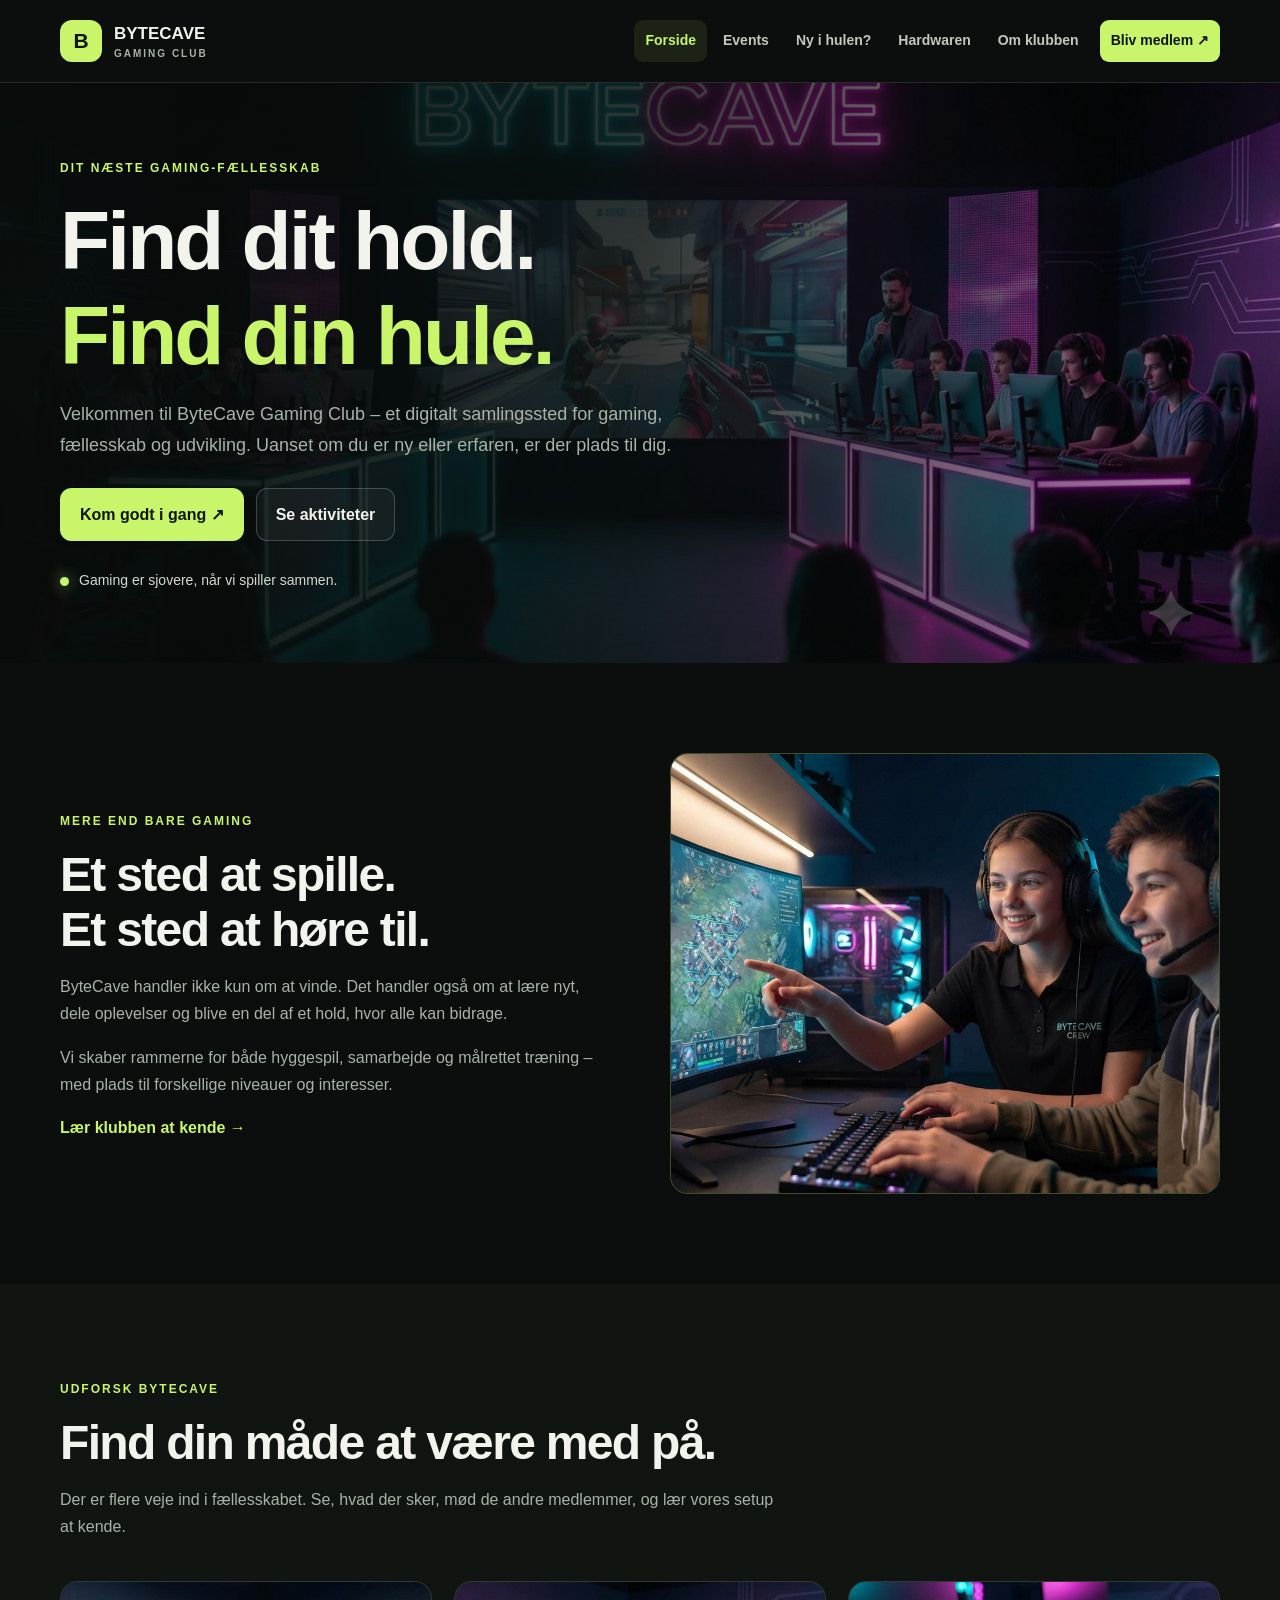
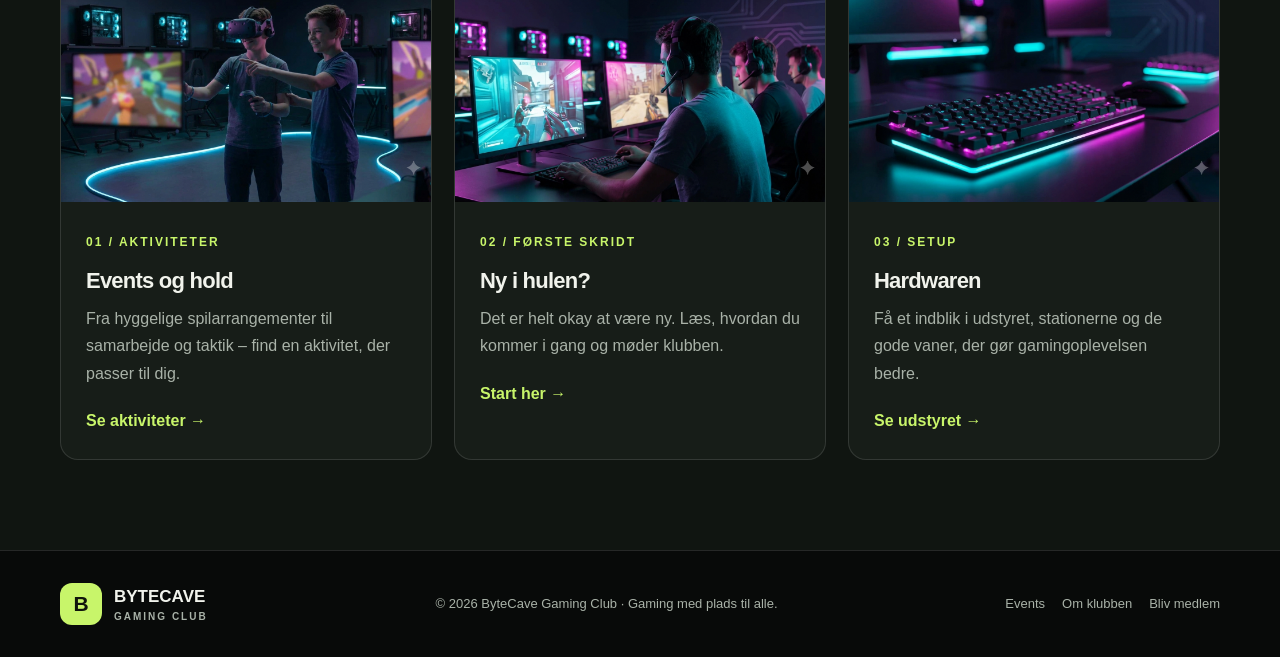
<file: index.html>
<!DOCTYPE html>
<html lang="da">
<head>
  <meta charset="UTF-8">
  <meta name="viewport" content="width=device-width, initial-scale=1">
  <meta name="description" content="ByteCave Gaming Club – gaming, fællesskab og udvikling.">
  <title>ByteCave Gaming Club</title>
  <link rel="stylesheet" href="minstil.css">
</head>
<body>

  <header class="header">
    <div class="container nav-wrap">
      <a class="logo" href="index.html">
        <span class="logo-mark">B</span>
        <span>BYTECAVE<small>Gaming Club</small></span>
      </a>

      <nav class="navigation" aria-label="Hovednavigation">
        <a href="index.html" aria-current="page">Forside</a>
        <a href="events.html">Events</a>
        <a href="ny-i-hulen.html">Ny i hulen?</a>
        <a href="hardwaren.html">Hardwaren</a>
        <a href="om-klubben.html">Om klubben</a>
        <a class="nav-cta" href="ny-i-hulen.html">Bliv medlem ↗</a>
      </nav>
    </div>
  </header>

  <main>
    <section class="hero home-hero">
      <div class="hero-content">
        <span class="eyebrow">Dit næste gaming-fællesskab</span>
        <h1>Find dit hold.<br><span class="accent">Find din hule.</span></h1>

        <p>
          Velkommen til ByteCave Gaming Club – et digitalt samlingssted for gaming, fællesskab og udvikling. Uanset om du er ny eller erfaren, er der plads til dig.
        </p>

        <div class="button-row">
          <a class="button" href="ny-i-hulen.html">Kom godt i gang ↗</a>
          <a class="button button-secondary" href="events.html">Se aktiviteter</a>
        </div>

        <div class="hero-note">
          <span class="status-dot"></span>
          Gaming er sjovere, når vi spiller sammen.
        </div>
      </div>
    </section>

    <section class="section">
      <div class="container two-columns">
        <div class="text-content">
          <span class="eyebrow">Mere end bare gaming</span>
          <h2>Et sted at spille.<br>Et sted at høre til.</h2>

          <p>
            ByteCave handler ikke kun om at vinde. Det handler også om at lære nyt, dele oplevelser og blive en del af et hold, hvor alle kan bidrage.
          </p>

          <p>
            Vi skaber rammerne for både hyggespil, samarbejde og målrettet træning – med plads til forskellige niveauer og interesser.
          </p>

          <a class="text-link" href="om-klubben.html">Lær klubben at kende →</a>
        </div>

        <div class="image-panel">
          <img src="community-gaming.jpg"
               alt="Venner, der spiller computerspil sammen"
               loading="lazy">
        </div>
      </div>
    </section>

    <section class="section section-dark">
      <div class="container">
        <div class="section-heading">
          <span class="eyebrow">Udforsk ByteCave</span>
          <h2>Find din måde at være med på.</h2>

          <p>
            Der er flere veje ind i fællesskabet. Se, hvad der sker, mød de andre medlemmer, og lær vores setup at kende.
          </p>
        </div>

        <div class="card-grid">
          <article class="card">
            <div class="card-image">
              <img src="events-gaming.jpg"
                   alt="Gaming-event med spillere og skærme"
                   loading="lazy">
            </div>

            <div class="card-body">
              <span class="card-label">01 / Aktiviteter</span>
              <h3>Events og hold</h3>
              <p>
                Fra hyggelige spilarrangementer til samarbejde og taktik – find en aktivitet, der passer til dig.
              </p>
              <a class="text-link" href="events.html">Se aktiviteter →</a>
            </div>
          </article>

          <article class="card">
            <div class="card-image">
              <img src="ny-i-hulen-hero.jpg"
                   alt="Gamingområde for nye medlemmer"
                   loading="lazy">
            </div>

            <div class="card-body">
              <span class="card-label">02 / Første skridt</span>
              <h3>Ny i hulen?</h3>
              <p>
                Det er helt okay at være ny. Læs, hvordan du kommer i gang og møder klubben.
              </p>
              <a class="text-link" href="ny-i-hulen.html">Start her →</a>
            </div>
          </article>

          <article class="card">
            <div class="card-image">
              <img src="hardware-gaming.jpg"
                   alt="Gamingcomputer med skærm og tastatur"
                   loading="lazy">
            </div>

            <div class="card-body">
              <span class="card-label">03 / Setup</span>
              <h3>Hardwaren</h3>
              <p>
                Få et indblik i udstyret, stationerne og de gode vaner, der gør gamingoplevelsen bedre.
              </p>
              <a class="text-link" href="hardwaren.html">Se udstyret →</a>
            </div>
          </article>
        </div>
      </div>
    </section>
  </main>

  <footer class="footer">
    <div class="container footer-inner">
      <a class="logo" href="index.html">
        <span class="logo-mark">B</span>
        <span>BYTECAVE<small>Gaming Club</small></span>
      </a>

      <p>© 2026 ByteCave Gaming Club · Gaming med plads til alle.</p>

      <div class="footer-links">
        <a href="events.html">Events</a>
        <a href="om-klubben.html">Om klubben</a>
        <a href="ny-i-hulen.html">Bliv medlem</a>
      </div>
    </div>
  </footer>

</body>
</html>
</file>
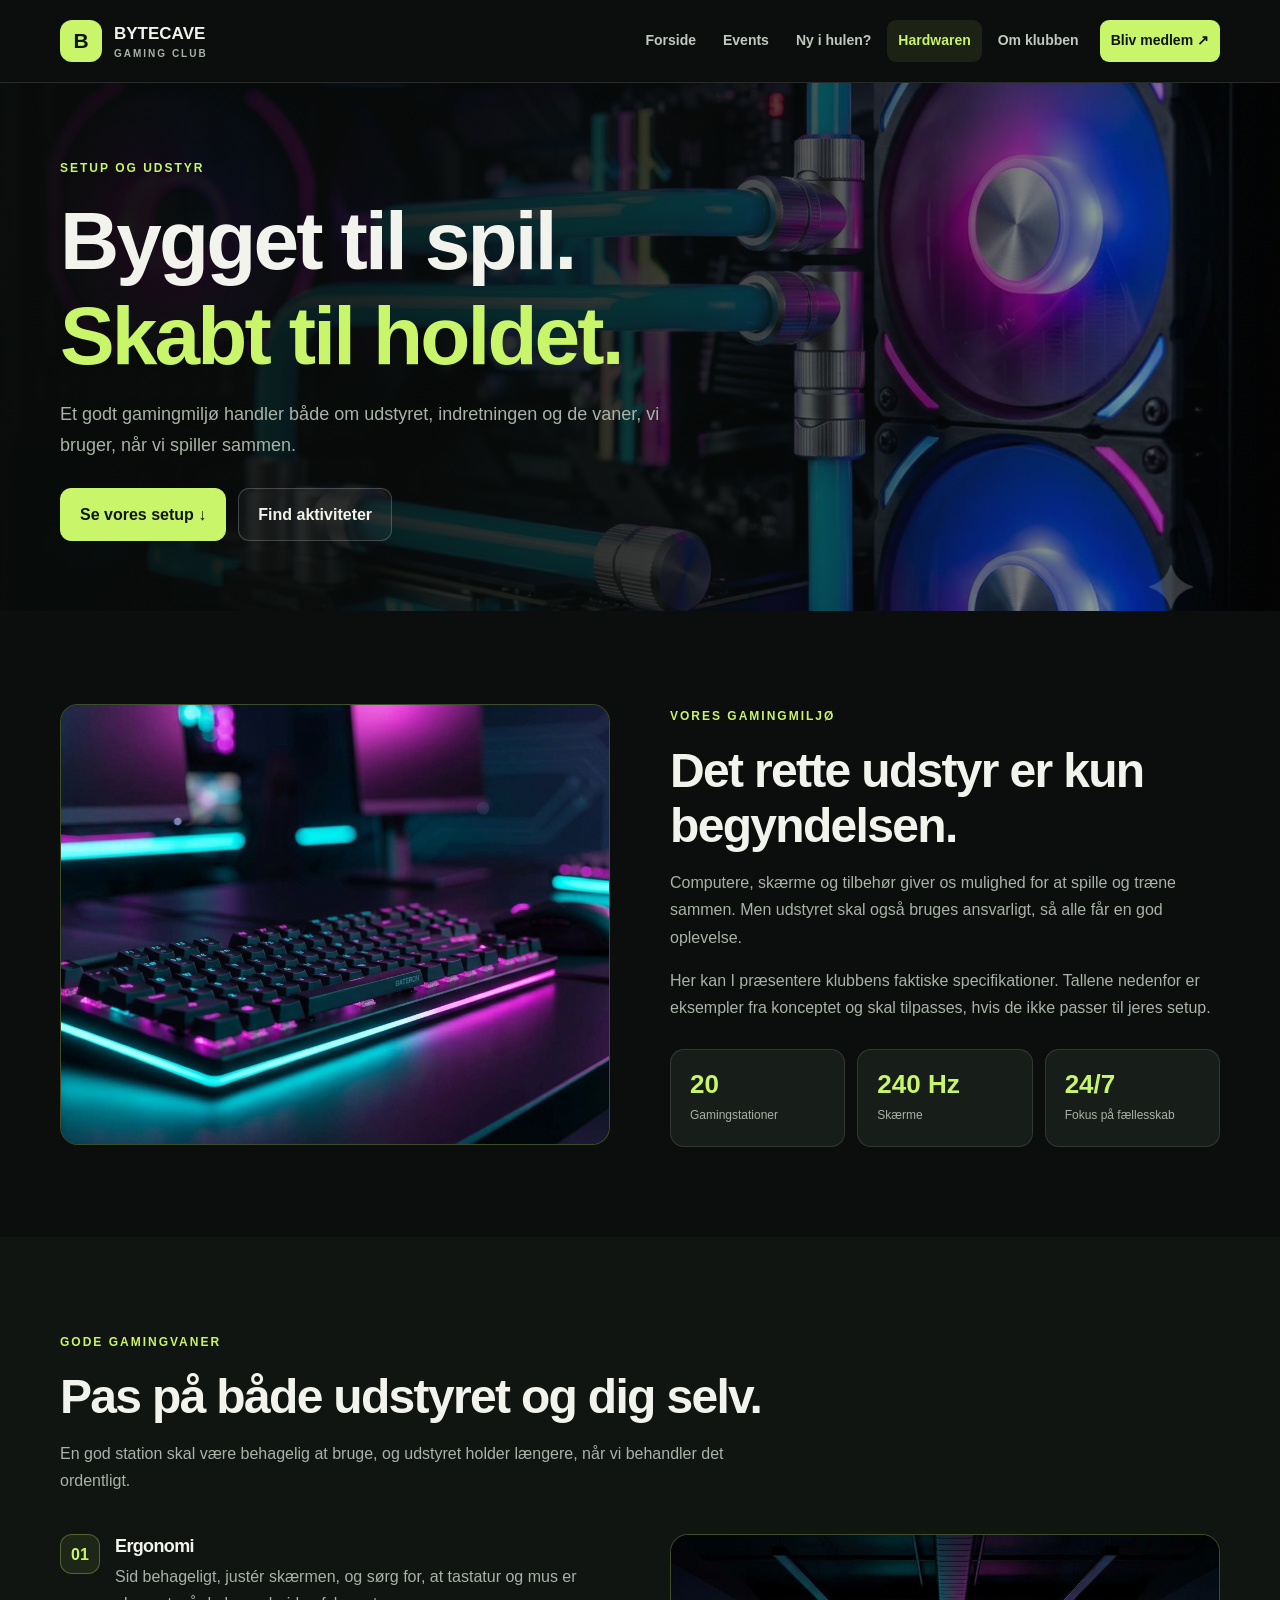
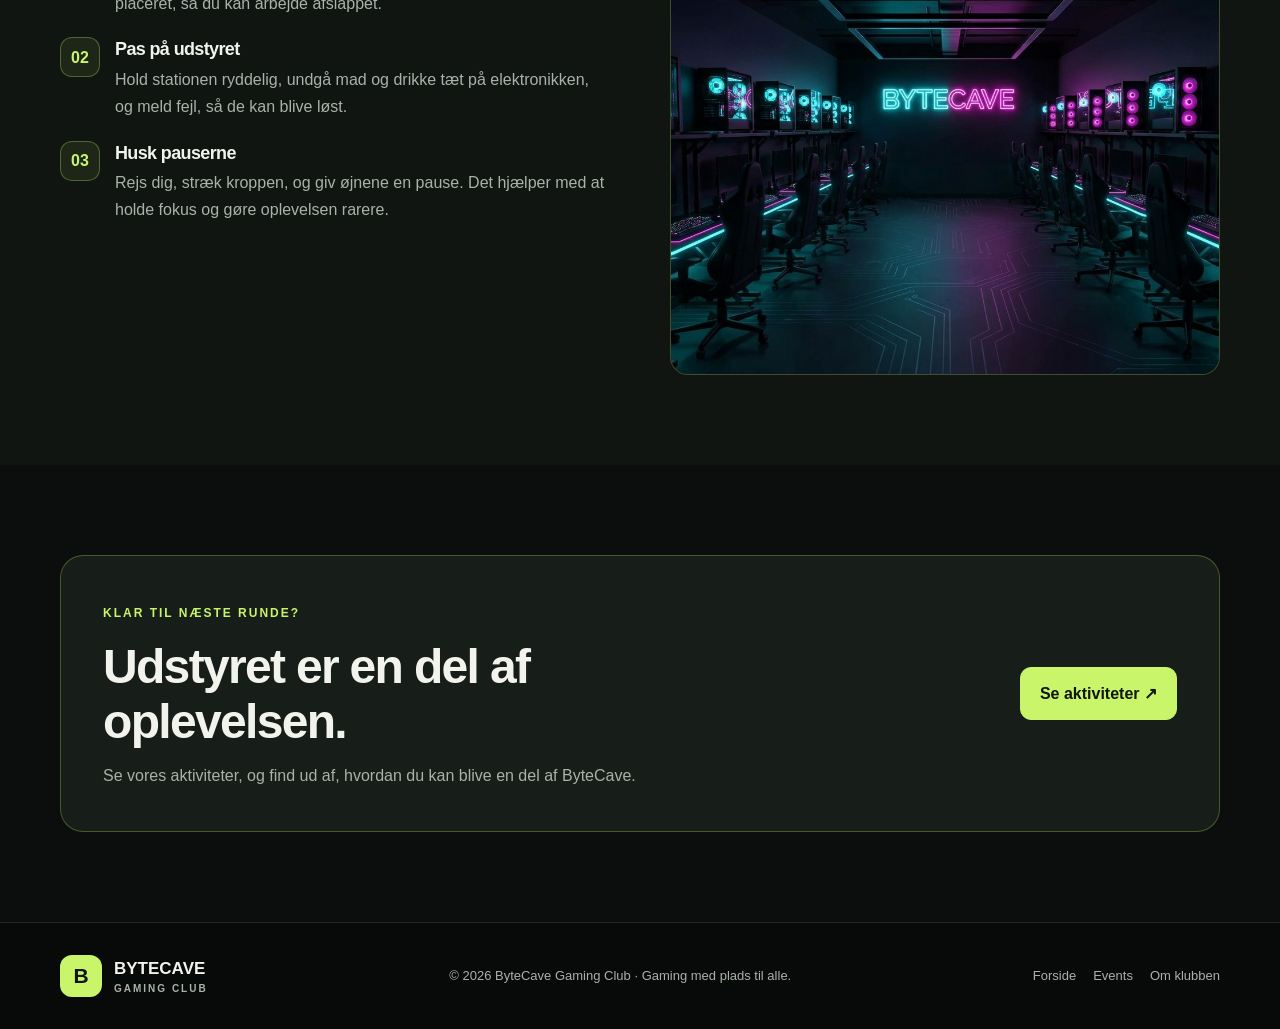
<file: hardwaren.html>
<!doctype html>
<html lang="da">
<head>
  <meta charset="utf-8">
  <meta name="viewport" content="width=device-width, initial-scale=1">
  <meta name="description" content="Læs om gamingstationer, udstyr og gode vaner hos ByteCave Gaming Club.">
  <title>Hardwaren – ByteCave</title>
  <link rel="stylesheet" href="minstil.css">
</head>
<body>

  <header class="header">
    <div class="container nav-wrap">
      <a class="logo" href="index.html">
        <span class="logo-mark">B</span>
        <span>BYTECAVE<small>Gaming Club</small></span>
      </a>

      <nav class="navigation" aria-label="Hovednavigation">
        <a href="index.html">Forside</a>
        <a href="events.html">Events</a>
        <a href="ny-i-hulen.html">Ny i hulen?</a>
        <a href="hardwaren.html" aria-current="page">Hardwaren</a>
        <a href="om-klubben.html">Om klubben</a>
        <a class="nav-cta" href="ny-i-hulen.html">Bliv medlem ↗</a>
      </nav>
    </div>
  </header>

  <main>
    <section class="page-hero hardware-hero">
      <div class="page-hero-content">
        <span class="eyebrow">Setup og udstyr</span>
        <h1>Bygget til spil.<br><span class="accent">Skabt til holdet.</span></h1>
        <p>
          Et godt gamingmiljø handler både om udstyret, indretningen og de vaner, vi bruger, når vi spiller sammen.
        </p>
        <div class="button-row">
          <a class="button" href="#setup">Se vores setup ↓</a>
          <a class="button button-secondary" href="events.html">Find aktiviteter</a>
        </div>
      </div>
    </section>

    <section class="section" id="setup">
      <div class="container two-columns">
        <div class="image-panel">
          <img src="hardware-gaming.jpg"
               alt="Gamingcomputere med skærme, tastaturer og mus"
               loading="lazy">
        </div>

        <div class="text-content">
          <span class="eyebrow">Vores gamingmiljø</span>
          <h2>Det rette udstyr er kun begyndelsen.</h2>
          <p>
            Computere, skærme og tilbehør giver os mulighed for at spille og træne sammen. Men udstyret skal også bruges ansvarligt, så alle får en god oplevelse.
          </p>
          <p>
            Her kan I præsentere klubbens faktiske specifikationer. Tallene nedenfor er eksempler fra konceptet og skal tilpasses, hvis de ikke passer til jeres setup.
          </p>

          <div class="stats-grid">
            <div class="stat">
              <strong>20</strong>
              <span>Gamingstationer</span>
            </div>
            <div class="stat">
              <strong>240 Hz</strong>
              <span>Skærme</span>
            </div>
            <div class="stat">
              <strong>24/7</strong>
              <span>Fokus på fællesskab</span>
            </div>
          </div>

        </div>
      </div>
    </section>

    <section class="section section-dark">
      <div class="container">
        <div class="section-heading">
          <span class="eyebrow">Gode gamingvaner</span>
          <h2>Pas på både udstyret og dig selv.</h2>
          <p>
            En god station skal være behagelig at bruge, og udstyret holder længere, når vi behandler det ordentligt.
          </p>
        </div>

        <div class="two-columns align-start">
          <div class="feature-list">
            <div class="feature-item">
              <span class="feature-icon">01</span>
              <div>
                <h3>Ergonomi</h3>
                <p>
                  Sid behageligt, justér skærmen, og sørg for, at tastatur og mus er placeret, så du kan arbejde afslappet.
                </p>
              </div>
            </div>

            <div class="feature-item">
              <span class="feature-icon">02</span>
              <div>
                <h3>Pas på udstyret</h3>
                <p>
                  Hold stationen ryddelig, undgå mad og drikke tæt på elektronikken, og meld fejl, så de kan blive løst.
                </p>
              </div>
            </div>

            <div class="feature-item">
              <span class="feature-icon">03</span>
              <div>
                <h3>Husk pauserne</h3>
                <p>
                  Rejs dig, stræk kroppen, og giv øjnene en pause. Det hjælper med at holde fokus og gøre oplevelsen rarere.
                </p>
              </div>
            </div>
          </div>

          <div class="image-panel">
            <img src="gaming-ergonomi.jpg"
                 alt="Ergonomisk gamingstation med skærm, stol og skrivebord"
                 loading="lazy">
          </div>
        </div>
      </div>
    </section>

    <section class="section">
      <div class="container">
        <div class="cta-box">
          <div>
            <span class="eyebrow">Klar til næste runde?</span>
            <h2>Udstyret er en del af oplevelsen.</h2>
            <p>
              Se vores aktiviteter, og find ud af, hvordan du kan blive en del af ByteCave.
            </p>
          </div>
          <a class="button" href="events.html">Se aktiviteter ↗</a>
        </div>
      </div>
    </section>
  </main>

  <footer class="footer">
    <div class="container footer-inner">
      <a class="logo" href="index.html">
        <span class="logo-mark">B</span>
        <span>BYTECAVE<small>Gaming Club</small></span>
      </a>
      <p>© 2026 ByteCave Gaming Club · Gaming med plads til alle.</p>
      <div class="footer-links">
        <a href="index.html">Forside</a>
        <a href="events.html">Events</a>
        <a href="om-klubben.html">Om klubben</a>
      </div>
    </div>
  </footer>

</body>
</html>
</file>
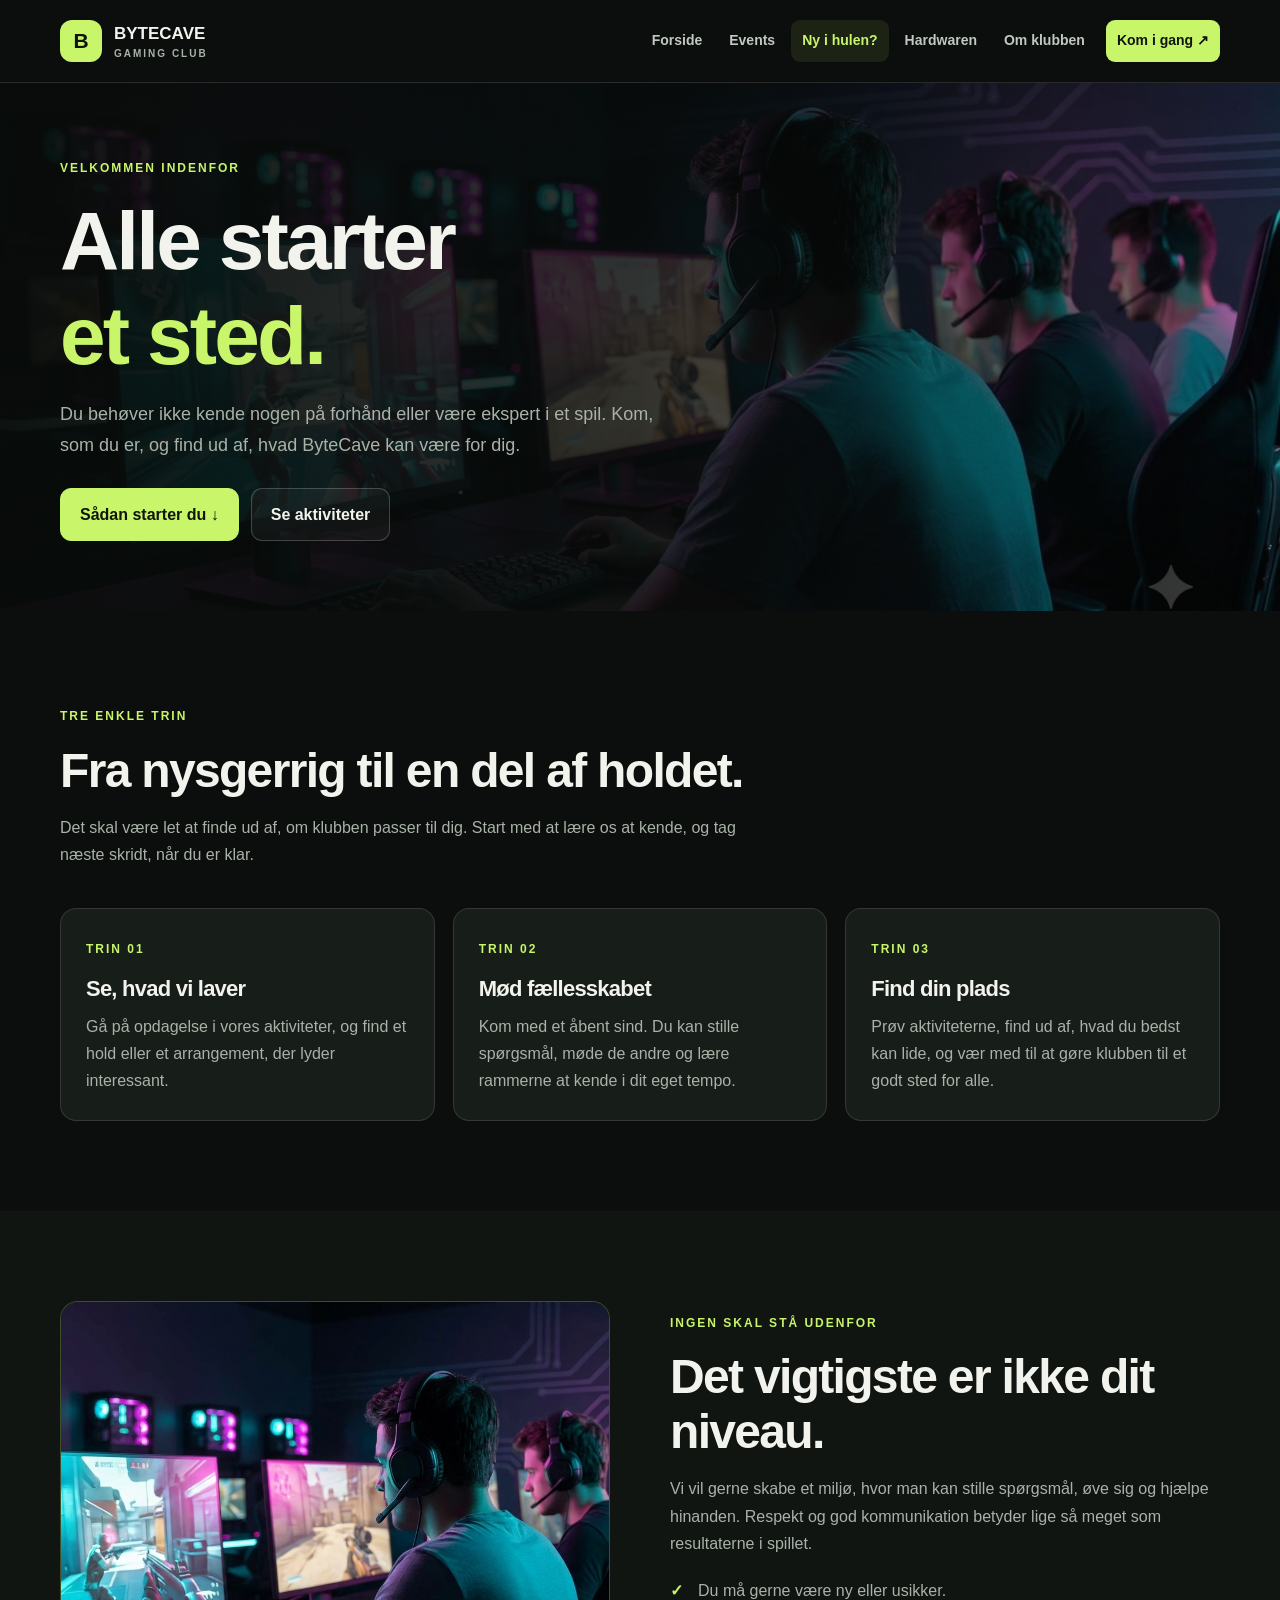
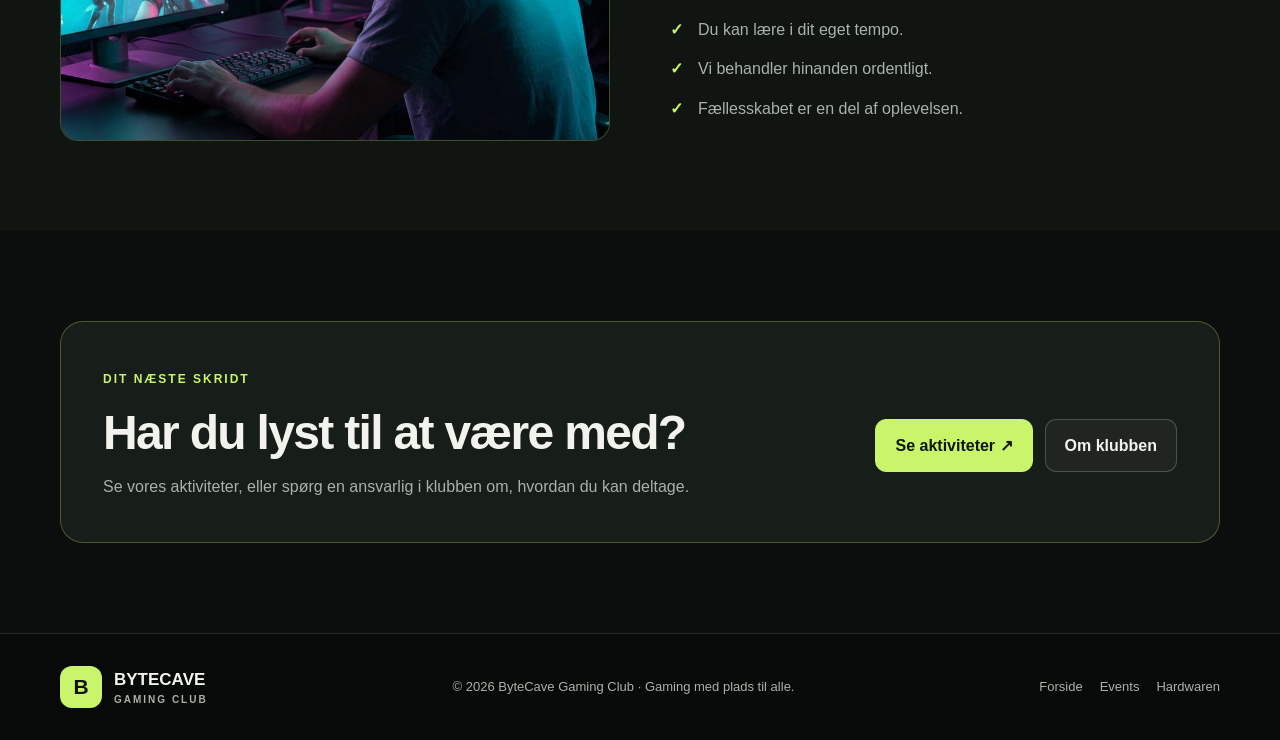
<file: ny-i-hulen.html>
<!doctype html>
<html lang="da">
<head>
  <meta charset="utf-8">
  <meta name="viewport" content="width=device-width, initial-scale=1">
  <meta name="description" content="Ny i ByteCave Gaming Club? Find ud af, hvordan du kommer i gang.">
  <title>Ny i hulen? – ByteCave</title>
  <link rel="stylesheet" href="minstil.css">
</head>
<body>

  <header class="header">
    <div class="container nav-wrap">
      <a class="logo" href="index.html">
        <span class="logo-mark">B</span>
        <span>BYTECAVE<small>Gaming Club</small></span>
      </a>

      <nav class="navigation" aria-label="Hovednavigation">
        <a href="index.html">Forside</a>
        <a href="events.html">Events</a>
        <a href="ny-i-hulen.html" aria-current="page">Ny i hulen?</a>
        <a href="hardwaren.html">Hardwaren</a>
        <a href="om-klubben.html">Om klubben</a>
        <a class="nav-cta" href="#kom-i-gang">Kom i gang ↗</a>
      </nav>
    </div>
  </header>

  <main>
    <section class="page-hero new-hero">
      <div class="page-hero-content">
        <span class="eyebrow">Velkommen indenfor</span>
        <h1>Alle starter<br><span class="accent">et sted.</span></h1>
        <p>
          Du behøver ikke kende nogen på forhånd eller være ekspert i et spil. Kom, som du er, og find ud af, hvad ByteCave kan være for dig.
        </p>
        <div class="button-row">
          <a class="button" href="#kom-i-gang">Sådan starter du ↓</a>
          <a class="button button-secondary" href="events.html">Se aktiviteter</a>
        </div>
      </div>
    </section>

    <section class="section" id="kom-i-gang">
      <div class="container">
        <div class="section-heading">
          <span class="eyebrow">Tre enkle trin</span>
          <h2>Fra nysgerrig til en del af holdet.</h2>
          <p>
            Det skal være let at finde ud af, om klubben passer til dig. Start med at lære os at kende, og tag næste skridt, når du er klar.
          </p>
        </div>

        <div class="info-grid">
          <article class="info-card">
            <span class="card-label">Trin 01</span>
            <h3>Se, hvad vi laver</h3>
            <p>
              Gå på opdagelse i vores aktiviteter, og find et hold eller et arrangement, der lyder interessant.
            </p>
          </article>

          <article class="info-card">
            <span class="card-label">Trin 02</span>
            <h3>Mød fællesskabet</h3>
            <p>
              Kom med et åbent sind. Du kan stille spørgsmål, møde de andre og lære rammerne at kende i dit eget tempo.
            </p>
          </article>

          <article class="info-card">
            <span class="card-label">Trin 03</span>
            <h3>Find din plads</h3>
            <p>
              Prøv aktiviteterne, find ud af, hvad du bedst kan lide, og vær med til at gøre klubben til et godt sted for alle.
            </p>
          </article>
        </div>
      </div>
    </section>

    <section class="section section-dark">
      <div class="container two-columns">
        <div class="image-panel">
          <img src="ny-i-hulen-hero.jpg"
               alt="Et indbydende gamingområde med flere computere"
               loading="lazy">
        </div>

        <div class="text-content">
          <span class="eyebrow">Ingen skal stå udenfor</span>
          <h2>Det vigtigste er ikke dit niveau.</h2>
          <p>
            Vi vil gerne skabe et miljø, hvor man kan stille spørgsmål, øve sig og hjælpe hinanden. Respekt og god kommunikation betyder lige så meget som resultaterne i spillet.
          </p>

          <ul class="check-list">
            <li>Du må gerne være ny eller usikker.</li>
            <li>Du kan lære i dit eget tempo.</li>
            <li>Vi behandler hinanden ordentligt.</li>
            <li>Fællesskabet er en del af oplevelsen.</li>
          </ul>
        </div>
      </div>
    </section>

    <section class="section">
      <div class="container">
        <div class="cta-box">
          <div>
            <span class="eyebrow">Dit næste skridt</span>
            <h2>Har du lyst til at være med?</h2>
            <p>
              Se vores aktiviteter, eller spørg en ansvarlig i klubben om, hvordan du kan deltage.
            </p>
          </div>

          <div class="button-row">
            <a class="button" href="events.html">Se aktiviteter ↗</a>
            <a class="button button-secondary" href="om-klubben.html">Om klubben</a>
          </div>
        </div>
      </div>
    </section>
  </main>

  <footer class="footer">
    <div class="container footer-inner">
      <a class="logo" href="index.html">
        <span class="logo-mark">B</span>
        <span>BYTECAVE<small>Gaming Club</small></span>
      </a>
      <p>© 2026 ByteCave Gaming Club · Gaming med plads til alle.</p>
      <div class="footer-links">
        <a href="index.html">Forside</a>
        <a href="events.html">Events</a>
        <a href="hardwaren.html">Hardwaren</a>
      </div>
    </div>
  </footer>

</body>
</html>
</file>
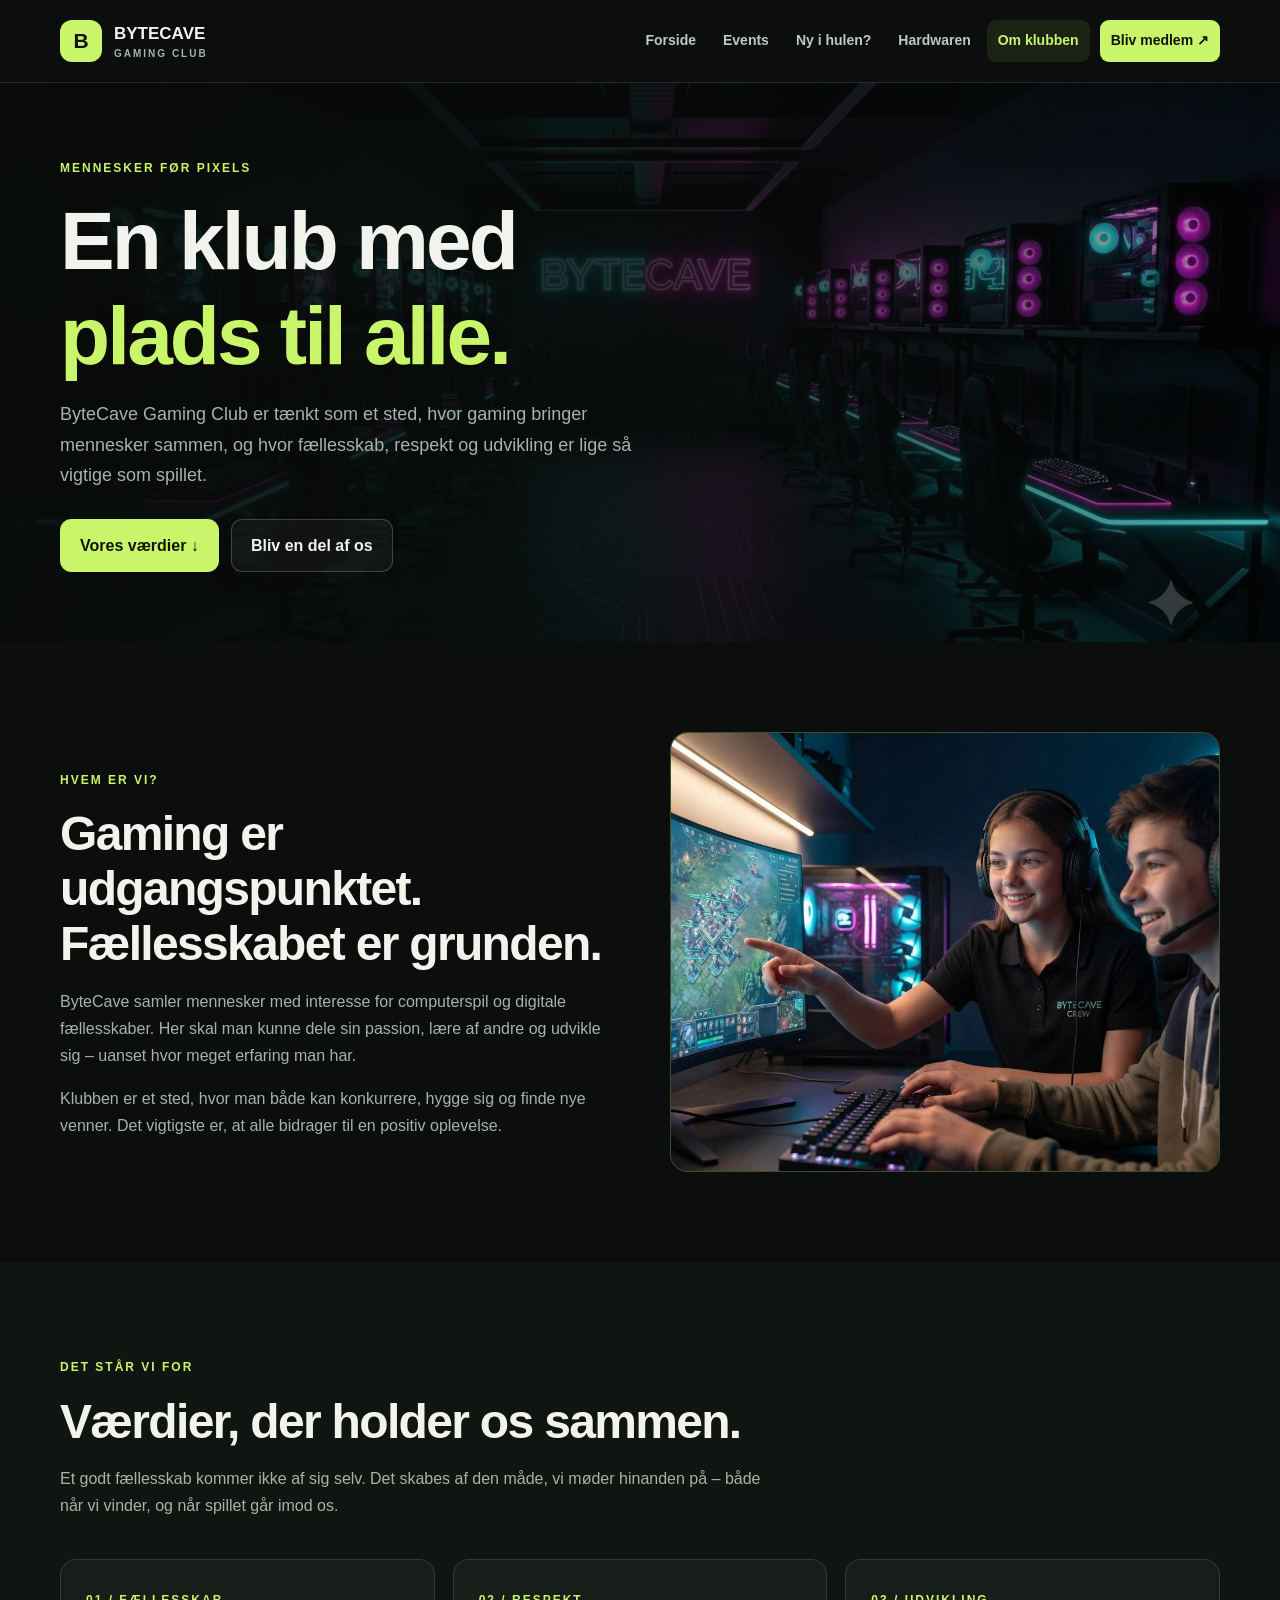
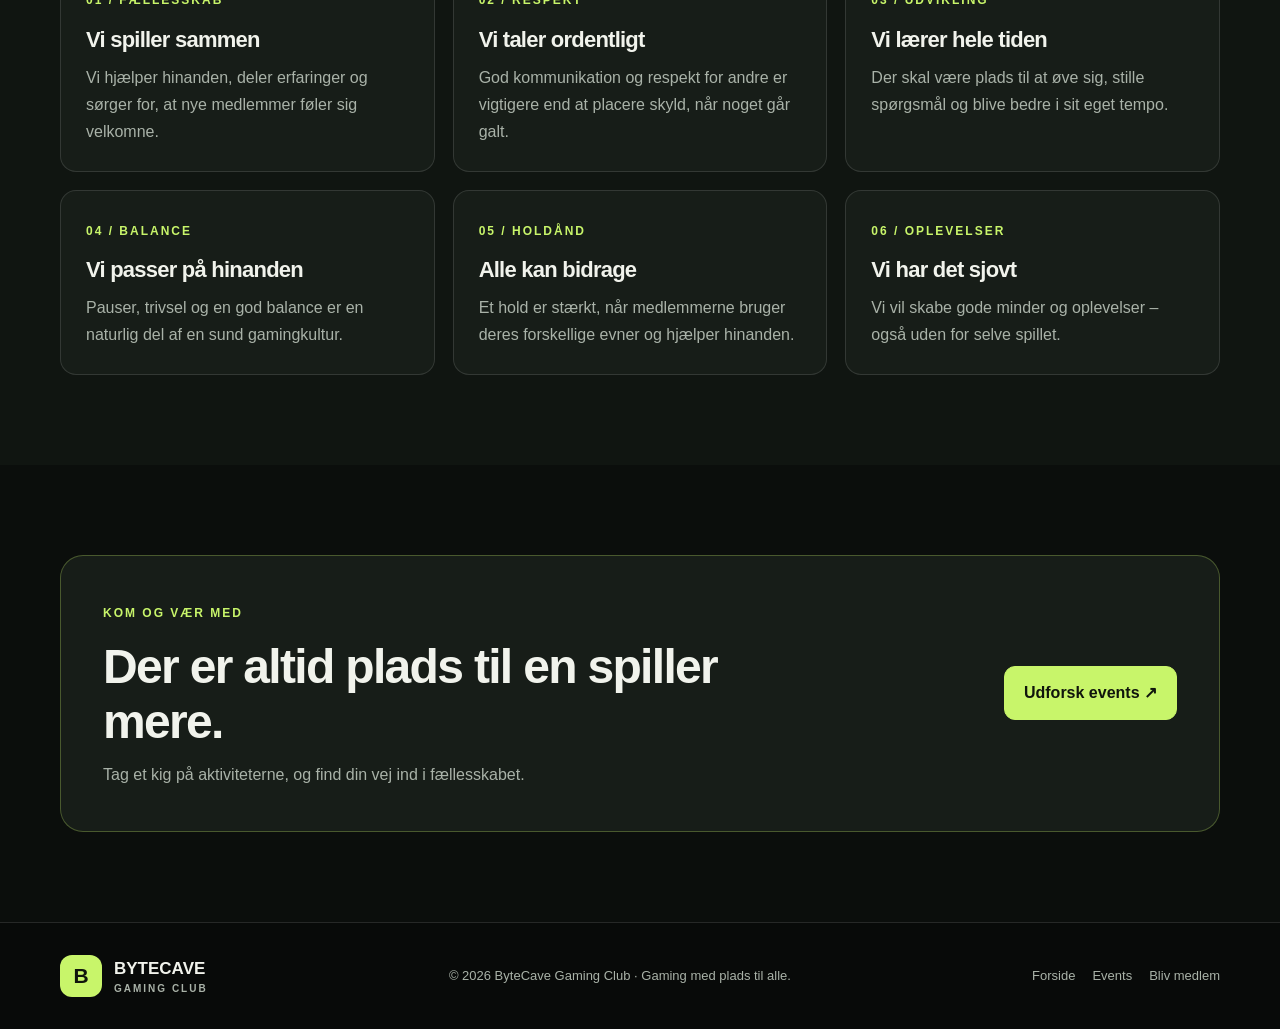
<file: om-klubben.html>
<!doctype html>
<html lang="da">
<head>
  <meta charset="utf-8">
  <meta name="viewport" content="width=device-width, initial-scale=1">
  <meta name="description" content="Læs om idéen bag ByteCave Gaming Club og vores fællesskab.">
  <title>Om klubben – ByteCave</title>
  <link rel="stylesheet" href="minstil.css">
</head>
<body>

  <header class="header">
    <div class="container nav-wrap">
      <a class="logo" href="index.html">
        <span class="logo-mark">B</span>
        <span>BYTECAVE<small>Gaming Club</small></span>
      </a>

      <nav class="navigation" aria-label="Hovednavigation">
        <a href="index.html">Forside</a>
        <a href="events.html">Events</a>
        <a href="ny-i-hulen.html">Ny i hulen?</a>
        <a href="hardwaren.html">Hardwaren</a>
        <a href="om-klubben.html" aria-current="page">Om klubben</a>
        <a class="nav-cta" href="ny-i-hulen.html">Bliv medlem ↗</a>
      </nav>
    </div>
  </header>

  <main>
    <section class="page-hero about-hero">
      <div class="page-hero-content">
        <span class="eyebrow">Mennesker før pixels</span>
        <h1>En klub med<br><span class="accent">plads til alle.</span></h1>
        <p>
          ByteCave Gaming Club er tænkt som et sted, hvor gaming bringer mennesker sammen, og hvor fællesskab, respekt og udvikling er lige så vigtige som spillet.
        </p>
        <div class="button-row">
          <a class="button" href="#vores-vaerdier">Vores værdier ↓</a>
          <a class="button button-secondary" href="ny-i-hulen.html">Bliv en del af os</a>
        </div>
      </div>
    </section>

    <section class="section">
      <div class="container two-columns">
        <div class="text-content">
          <span class="eyebrow">Hvem er vi?</span>
          <h2>Gaming er udgangspunktet. Fællesskabet er grunden.</h2>
          <p>
            ByteCave samler mennesker med interesse for computerspil og digitale fællesskaber. Her skal man kunne dele sin passion, lære af andre og udvikle sig – uanset hvor meget erfaring man har.
          </p>
          <p>
            Klubben er et sted, hvor man både kan konkurrere, hygge sig og finde nye venner. Det vigtigste er, at alle bidrager til en positiv oplevelse.
          </p>
        </div>

        <div class="image-panel">
          <img src="community-gaming.jpg"
               alt="En gruppe venner, der samles om gaming"
               loading="lazy">
        </div>
      </div>
    </section>

    <section class="section section-dark" id="vores-vaerdier">
      <div class="container">
        <div class="section-heading">
          <span class="eyebrow">Det står vi for</span>
          <h2>Værdier, der holder os sammen.</h2>
          <p>
            Et godt fællesskab kommer ikke af sig selv. Det skabes af den måde, vi møder hinanden på – både når vi vinder, og når spillet går imod os.
          </p>
        </div>

        <div class="info-grid">
          <article class="info-card">
            <span class="card-label">01 / Fællesskab</span>
            <h3>Vi spiller sammen</h3>
            <p>
              Vi hjælper hinanden, deler erfaringer og sørger for, at nye medlemmer føler sig velkomne.
            </p>
          </article>

          <article class="info-card">
            <span class="card-label">02 / Respekt</span>
            <h3>Vi taler ordentligt</h3>
            <p>
              God kommunikation og respekt for andre er vigtigere end at placere skyld, når noget går galt.
            </p>
          </article>

          <article class="info-card">
            <span class="card-label">03 / Udvikling</span>
            <h3>Vi lærer hele tiden</h3>
            <p>
              Der skal være plads til at øve sig, stille spørgsmål og blive bedre i sit eget tempo.
            </p>
          </article>

          <article class="info-card">
            <span class="card-label">04 / Balance</span>
            <h3>Vi passer på hinanden</h3>
            <p>
              Pauser, trivsel og en god balance er en naturlig del af en sund gamingkultur.
            </p>
          </article>

          <article class="info-card">
            <span class="card-label">05 / Holdånd</span>
            <h3>Alle kan bidrage</h3>
            <p>
              Et hold er stærkt, når medlemmerne bruger deres forskellige evner og hjælper hinanden.
            </p>
          </article>

          <article class="info-card">
            <span class="card-label">06 / Oplevelser</span>
            <h3>Vi har det sjovt</h3>
            <p>
              Vi vil skabe gode minder og oplevelser – også uden for selve spillet.
            </p>
          </article>
        </div>
      </div>
    </section>

    <section class="section">
      <div class="container">
        <div class="cta-box">
          <div>
            <span class="eyebrow">Kom og vær med</span>
            <h2>Der er altid plads til en spiller mere.</h2>
            <p>
              Tag et kig på aktiviteterne, og find din vej ind i fællesskabet.
            </p>
          </div>
          <a class="button" href="events.html">Udforsk events ↗</a>
        </div>
      </div>
    </section>
  </main>

  <footer class="footer">
    <div class="container footer-inner">
      <a class="logo" href="index.html">
        <span class="logo-mark">B</span>
        <span>BYTECAVE<small>Gaming Club</small></span>
      </a>
      <p>© 2026 ByteCave Gaming Club · Gaming med plads til alle.</p>
      <div class="footer-links">
        <a href="index.html">Forside</a>
        <a href="events.html">Events</a>
        <a href="ny-i-hulen.html">Bliv medlem</a>
      </div>
    </div>
  </footer>

</body>
</html>
</file>
<file: minstil.css>
:root {
  --bg: #0b0e0c;
  --panel: #171d18;
  --text: #f1f3ec;
  --muted: #a9b2a8;
  --lime: #c8f56a;
  --line: rgba(255, 255, 255, 0.12);
  --radius: 18px;
  --content: 1160px;
}

* {
  box-sizing: border-box;
}

body {
  margin: 0;
  background: var(--bg);
  color: var(--text);
  font-family: "Segoe UI", Arial, sans-serif;
  font-size: 16px;
  line-height: 1.7;
}

img {
  display: block;
  max-width: 100%;
}

a {
  color: inherit;
  text-decoration: none;
}

p {
  margin: 0 0 16px;
  color: var(--muted);
}

h1, h2, h3 {
  margin: 0 0 16px;
  line-height: 1.15;
  letter-spacing: -0.035em;
}

h1 {
  font-size: clamp(44px, 7vw, 82px);
}

h2 {
  font-size: clamp(30px, 4vw, 48px);
}

h3 {
  font-size: 22px;
}

.container,
.hero-content,
.page-hero-content {
  width: min(var(--content), calc(100% - 40px));
  margin: 0 auto;
}

.section {
  padding: 90px 0;
}

.section-dark {
  background: #101511;
}

.section-heading {
  max-width: 720px;
  margin-bottom: 40px;
}

.eyebrow,
.card-label {
  display: inline-block;
  margin-bottom: 16px;
  color: var(--lime);
  font-size: 12px;
  font-weight: 800;
  letter-spacing: 2px;
  text-transform: uppercase;
}

.accent,
.text-link {
  color: var(--lime);
}

.header {
  position: relative;
  z-index: 10;
  border-bottom: 1px solid var(--line);
  background: var(--bg);
}

.nav-wrap {
  display: flex;
  align-items: center;
  justify-content: space-between;
  gap: 24px;
  min-height: 82px;
}

.logo {
  display: inline-flex;
  align-items: center;
  flex-shrink: 0;
  gap: 12px;
  font-size: 17px;
  font-weight: 900;
}

.logo-mark {
  display: grid;
  place-items: center;
  width: 42px;
  height: 42px;
  border-radius: 12px;
  background: var(--lime);
  color: #10150c;
  font-size: 21px;
}

.logo small {
  display: block;
  margin-top: -4px;
  color: var(--muted);
  font-size: 10px;
  letter-spacing: 2px;
  text-transform: uppercase;
}

.navigation {
  display: flex;
  align-items: center;
  justify-content: flex-end;
  flex-wrap: wrap;
  gap: 5px;
}

.navigation a {
  padding: 9px 11px;
  border-radius: 9px;
  color: #c0c8bf;
  font-size: 14px;
  font-weight: 700;
  transition: 0.2s;
}

.navigation a:hover,
.navigation a[aria-current="page"] {
  background: rgba(200, 245, 106, 0.09);
  color: var(--lime);
}

.navigation .nav-cta {
  margin-left: 5px;
  background: var(--lime);
  color: #10150c;
}

.navigation .nav-cta:hover {
  background: #ddff91;
  color: #10150c;
}

.button-row {
  display: flex;
  flex-wrap: wrap;
  gap: 12px;
  margin-top: 28px;
}

.button {
  display: inline-flex;
  align-items: center;
  justify-content: center;
  min-height: 48px;
  padding: 12px 19px;
  border: 1px solid var(--lime);
  border-radius: 11px;
  background: var(--lime);
  color: #10150c;
  font-weight: 800;
  transition: 0.2s;
}

.button:hover {
  transform: translateY(-2px);
  background: #ddff91;
}

.button-secondary {
  border-color: rgba(255, 255, 255, 0.2);
  background: rgba(255, 255, 255, 0.04);
  color: var(--text);
}

.button-secondary:hover {
  border-color: var(--lime);
  background: rgba(200, 245, 106, 0.08);
}

.text-link {
  font-weight: 800;
}

.text-link:hover {
  text-decoration: underline;
  text-underline-offset: 4px;
}

.hero,
.page-hero {
  position: relative;
  isolation: isolate;
  display: flex;
  align-items: center;
  min-height: 570px;
  overflow: hidden;
  background-color: #101611;
  background-position: center;
  background-size: cover;
}

.hero::after,
.page-hero::after {
  position: absolute;
  z-index: -1;
  inset: 0;
  content: "";
  background: linear-gradient(
    90deg,
    rgba(8, 11, 9, 0.97),
    rgba(8, 11, 9, 0.82) 50%,
    rgba(8, 11, 9, 0.28)
  );
}

.home-hero {
  background-image: url("hero-gaming.jpg");
}

.events-hero,
.new-hero,
.hardware-hero,
.about-hero {
  min-height: 500px;
}

.events-hero {
  background-image: url("events-hero.jpg");
}

.new-hero {
  background-image: url("ny-i-hulen-hero.jpg");
}

.hardware-hero {
  background-image: url("hardware-hero.jpg");
}

.about-hero {
  background-image: url("om-klubben-hero.jpg");
}

.hero-content,
.page-hero-content {
  position: relative;
  z-index: 1;
  padding: 70px 0;
}

.hero-content > p,
.page-hero-content > p {
  max-width: 620px;
  font-size: 18px;
}

.hero-note {
  display: flex;
  align-items: center;
  gap: 10px;
  margin-top: 28px;
  color: #d3d9d0;
  font-size: 14px;
}

.status-dot {
  width: 9px;
  height: 9px;
  border-radius: 50%;
  background: var(--lime);
  box-shadow: 0 0 15px rgba(200, 245, 106, 0.65);
}

.two-columns {
  display: grid;
  grid-template-columns: 1fr 1fr;
  align-items: center;
  gap: 60px;
}

.two-columns.align-start {
  align-items: start;
}

.text-content p:last-child {
  margin-bottom: 0;
}

.image-panel,
.card-image,
.event-image {
  overflow: hidden;
  background: var(--panel);
}

.image-panel {
  border: 1px solid rgba(200, 245, 106, 0.22);
  border-radius: var(--radius);
}

.image-panel img {
  aspect-ratio: 5 / 4;
  object-fit: cover;
}

.card-grid,
.info-grid {
  display: grid;
  grid-template-columns: repeat(3, minmax(0, 1fr));
  gap: 22px;
}

.card {
  overflow: hidden;
  border: 1px solid var(--line);
  border-radius: var(--radius);
  background: var(--panel);
  transition: transform 0.25s, border-color 0.25s;
}

.card:hover {
  transform: translateY(-5px);
  border-color: rgba(200, 245, 106, 0.45);
}

.card-image {
  height: 220px;
}

.card-image img,
.event-image img {
  height: 100%;
  object-fit: cover;
}

.card-body,
.info-card {
  padding: 25px;
}

.card-body h3,
.info-card h3 {
  margin-bottom: 12px;
}

.card-body p {
  margin-bottom: 20px;
}

.info-grid {
  gap: 18px;
}

.info-card {
  border: 1px solid var(--line);
  border-radius: 16px;
  background: var(--panel);
}

.info-card p {
  margin-bottom: 0;
}

.feature-list {
  display: grid;
  gap: 20px;
}

.feature-item {
  display: flex;
  align-items: flex-start;
  gap: 15px;
}

.feature-icon {
  display: grid;
  flex: 0 0 40px;
  place-items: center;
  width: 40px;
  height: 40px;
  border: 1px solid rgba(200, 245, 106, 0.3);
  border-radius: 12px;
  background: rgba(200, 245, 106, 0.08);
  color: var(--lime);
  font-weight: 900;
}

.feature-item h3 {
  margin: 2px 0 6px;
  font-size: 18px;
}

.feature-item p {
  margin: 0;
}

.check-list {
  padding: 0;
  margin: 20px 0 0;
  list-style: none;
}

.check-list li {
  position: relative;
  padding: 0 0 12px 28px;
  color: var(--muted);
}

.check-list li::before {
  position: absolute;
  left: 0;
  content: "✓";
  color: var(--lime);
  font-weight: 900;
}

.stats-grid {
  display: grid;
  grid-template-columns: repeat(3, minmax(0, 1fr));
  gap: 12px;
  margin-top: 28px;
}

.stat {
  padding: 19px;
  border: 1px solid var(--line);
  border-radius: 14px;
  background: var(--panel);
}

.stat strong {
  display: block;
  color: var(--lime);
  font-size: 26px;
  line-height: 1.2;
}

.stat span {
  color: var(--muted);
  font-size: 12px;
}

.event-list {
  border-top: 1px solid var(--line);
}

.event-item {
  display: grid;
  grid-template-columns: 45px minmax(190px, 0.85fr) minmax(0, 1.4fr);
  align-items: start;
  gap: 25px;
  padding: 34px 0;
  border-bottom: 1px solid var(--line);
}

.event-number {
  color: var(--lime);
  font-size: 20px;
  font-weight: 900;
}

.event-image {
  height: 220px;
  border-radius: 15px;
}

.event-details h3 {
  margin-bottom: 12px;
}

.event-details p {
  margin-bottom: 15px;
}

.quote-section {
  padding: 75px 0;
  border-block: 1px solid var(--line);
  background: #121812;
}

.quote {
  max-width: 850px;
  margin: 0 auto;
  color: var(--text);
  font-size: clamp(26px, 4vw, 40px);
  font-weight: 800;
  letter-spacing: -1px;
  line-height: 1.35;
  text-align: center;
}

.quote span {
  color: var(--lime);
}

.quote-byline {
  margin-top: 18px;
  font-size: 14px;
  text-align: center;
}

.cta-box {
  display: flex;
  align-items: center;
  justify-content: space-between;
  gap: 35px;
  padding: 42px;
  border: 1px solid rgba(200, 245, 106, 0.28);
  border-radius: 23px;
  background: var(--panel);
}

.cta-box h2 {
  max-width: 650px;
  margin-bottom: 12px;
}

.cta-box p {
  max-width: 600px;
  margin-bottom: 0;
}

.footer {
  padding: 32px 0;
  border-top: 1px solid var(--line);
  background: #080a09;
}

.footer-inner {
  display: flex;
  align-items: center;
  justify-content: space-between;
  gap: 24px;
}

.footer p,
.footer-links {
  font-size: 13px;
}

.footer p {
  margin: 0;
}

.footer-links {
  display: flex;
  flex-wrap: wrap;
  gap: 17px;
  color: var(--muted);
}

.footer-links a:hover {
  color: var(--lime);
}

@media (hover: hover) {
  .image-panel img,
  .card-image img,
  .event-image img {
    transition: transform 0.4s ease;
  }

  .image-panel:hover img,
  .card:hover .card-image img,
  .event-image:hover img {
    transform: scale(1.05);
  }
}

@media (max-width: 950px) {
  .nav-wrap {
    align-items: flex-start;
    flex-direction: column;
    justify-content: center;
    padding: 16px 0;
    gap: 12px;
  }

  .navigation {
    justify-content: flex-start;
  }

  .navigation a {
    padding: 8px 10px;
  }

  .navigation .nav-cta {
    margin-left: 0;
  }

  .two-columns {
    gap: 35px;
  }

  .event-item {
    grid-template-columns: 40px minmax(0, 1fr);
    gap: 18px;
  }

  .event-number {
    grid-row: 1 / span 3;
  }

  .event-image,
  .event-details {
    grid-column: 2;
  }

  .event-image {
    height: 250px;
  }
}

@media (max-width: 700px) {
  .container,
  .hero-content,
  .page-hero-content {
    width: calc(100% - 32px);
  }

  .section {
    padding: 65px 0;
  }

  .hero,
  .page-hero {
    min-height: 500px;
  }

  .hero-content,
  .page-hero-content {
    padding: 60px 0;
  }

  .hero::after,
  .page-hero::after {
    background: linear-gradient(
      90deg,
      rgba(8, 11, 9, 0.95),
      rgba(8, 11, 9, 0.72)
    );
  }

  .two-columns,
  .card-grid,
  .info-grid {
    grid-template-columns: 1fr;
  }

  .two-columns {
    gap: 30px;
  }

  .card-image {
    height: 230px;
  }

  .event-image {
    height: 210px;
  }

  .cta-box,
  .footer-inner {
    align-items: flex-start;
    flex-direction: column;
  }

  .cta-box {
    padding: 27px;
  }
}

@media (max-width: 430px) {
  .navigation {
    gap: 2px;
  }

  .navigation a {
    padding: 7px 8px;
    font-size: 12px;
  }

  .button-row {
    align-items: stretch;
    flex-direction: column;
  }

  .button {
    width: 100%;
  }

  .stats-grid {
    grid-template-columns: 1fr;
  }
}
</file>
